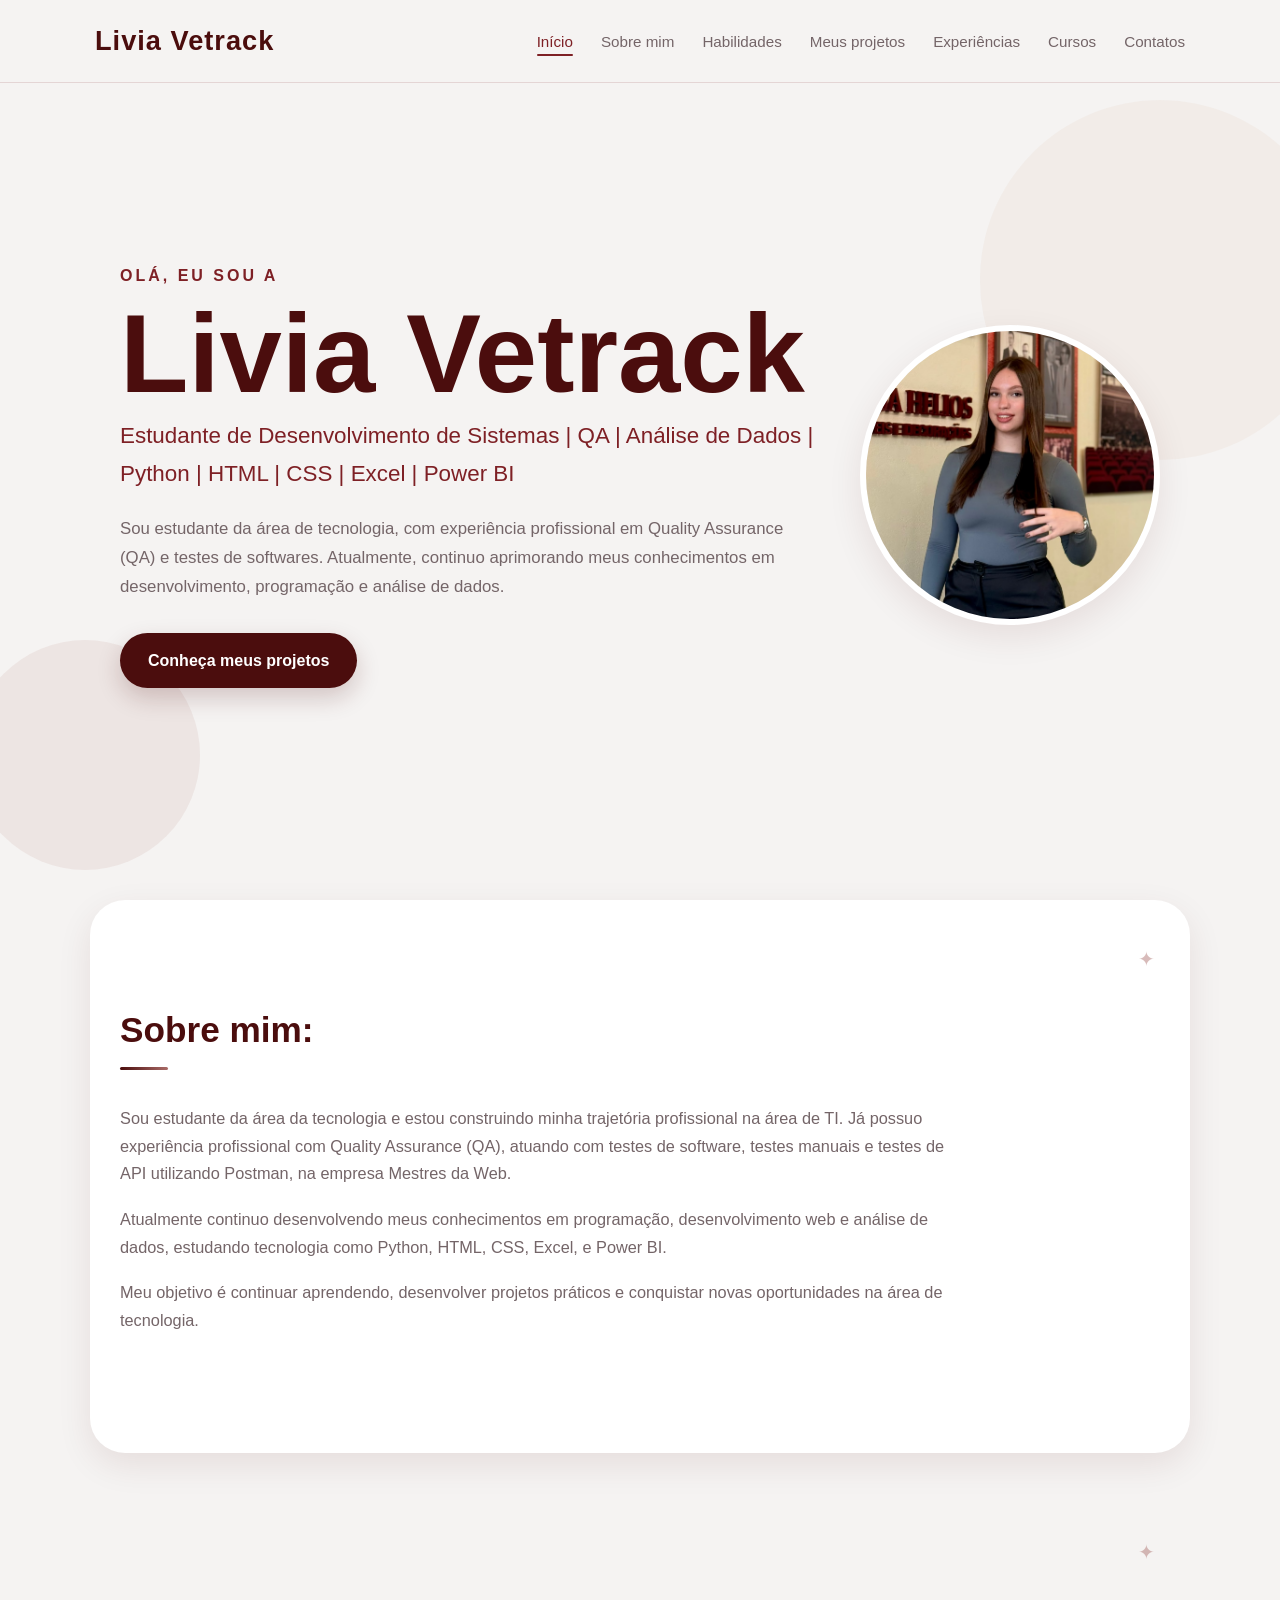
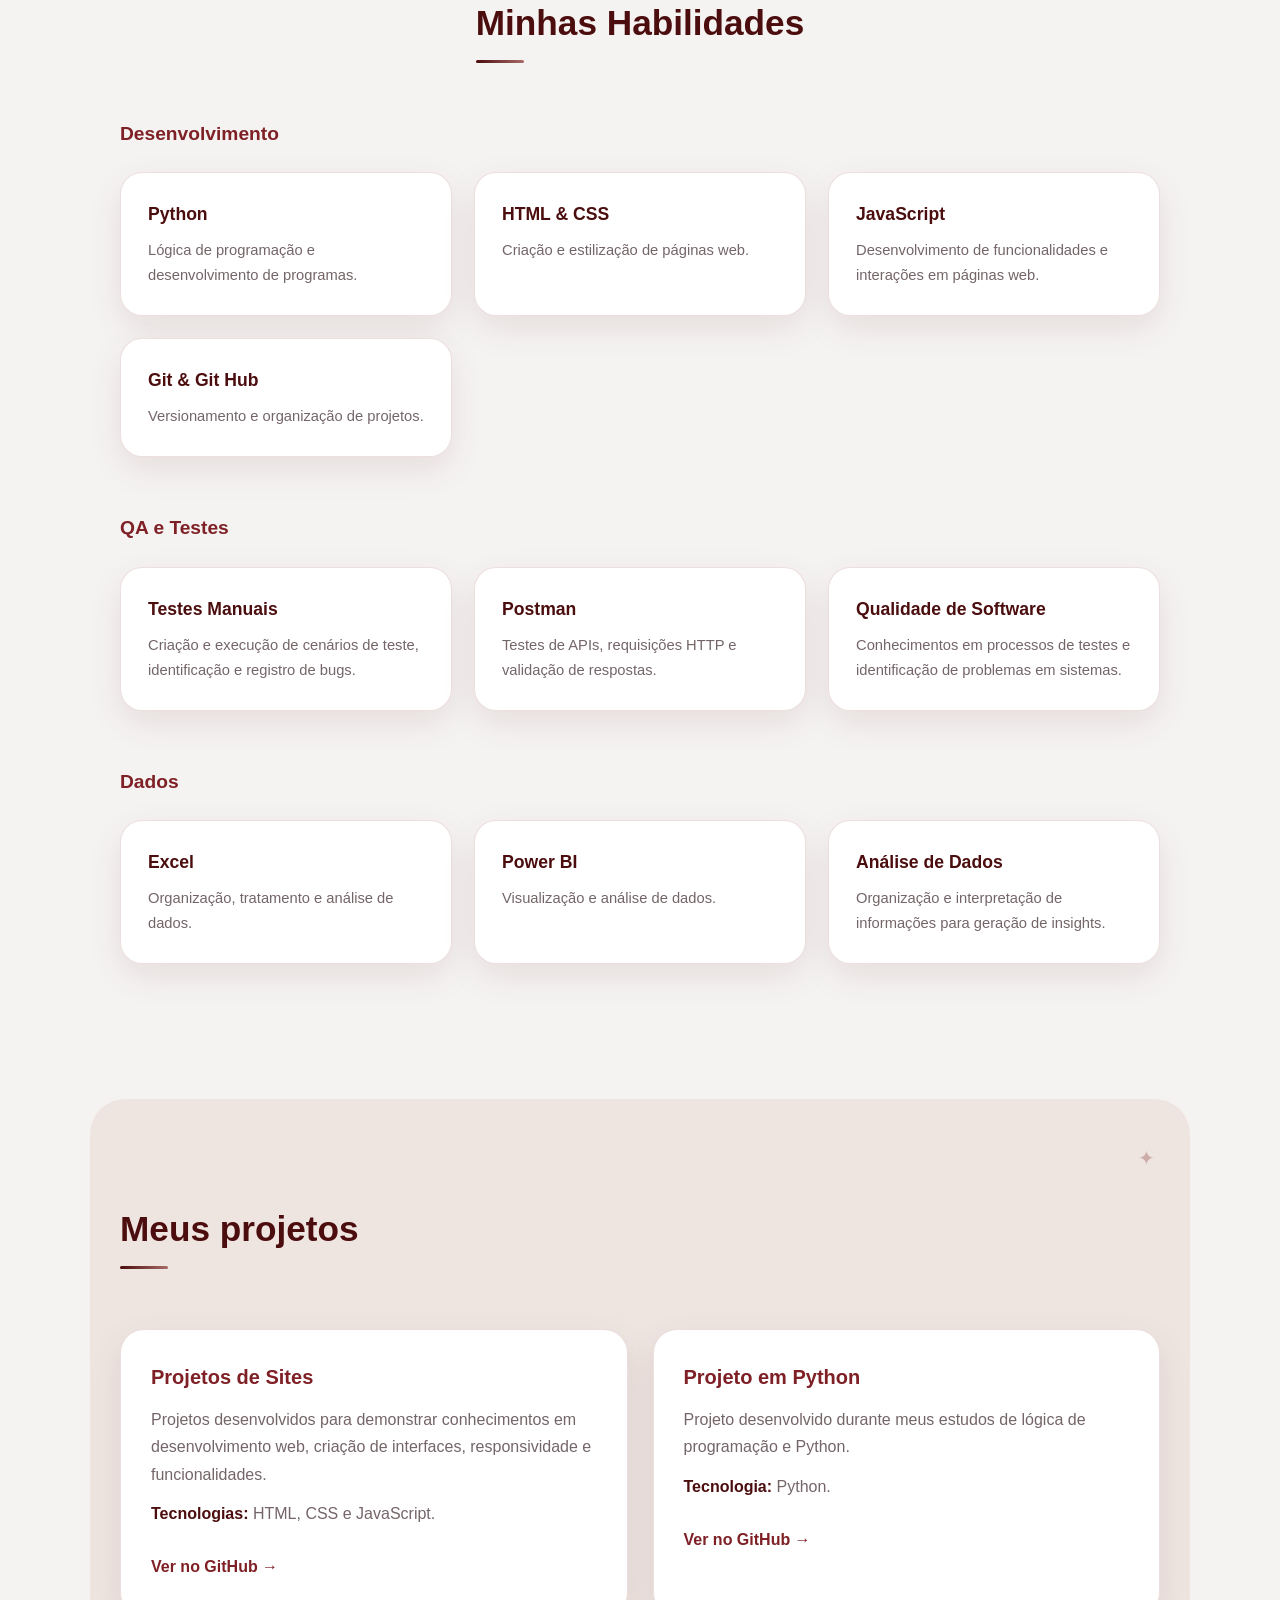
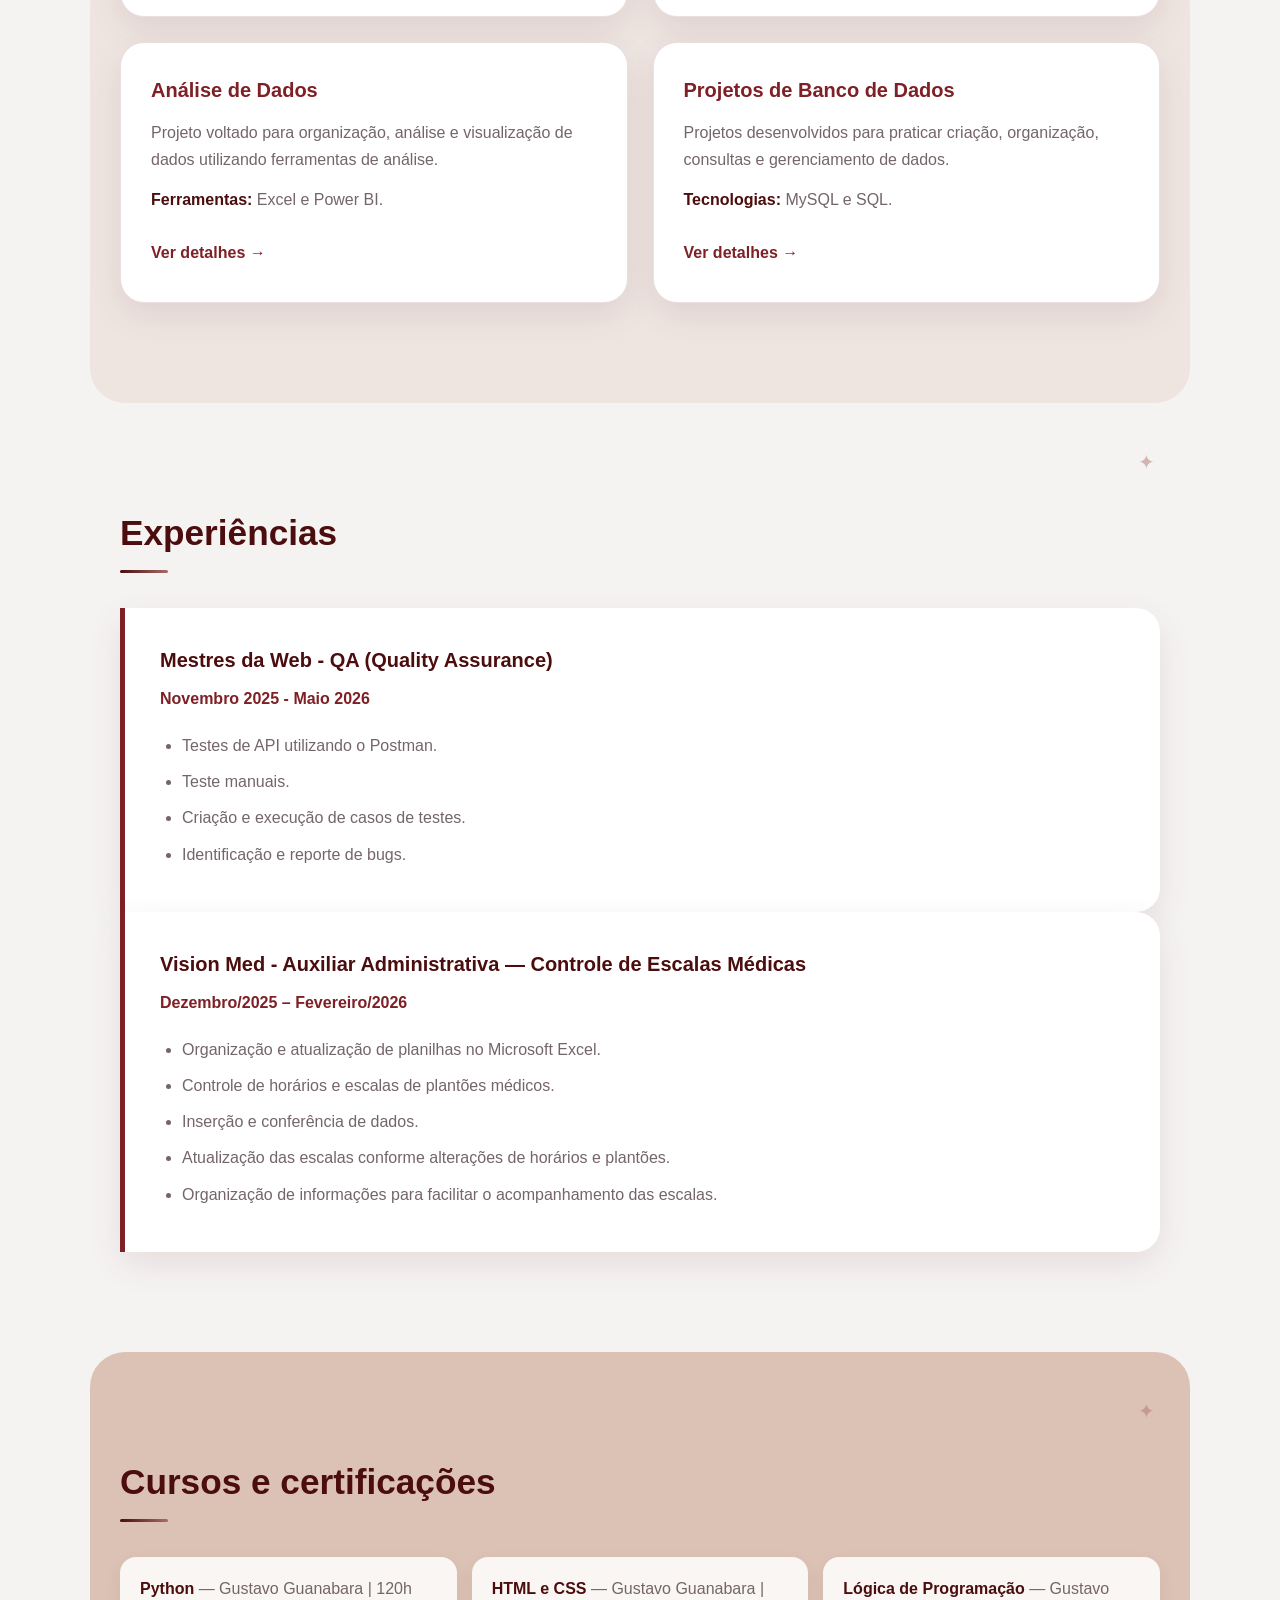
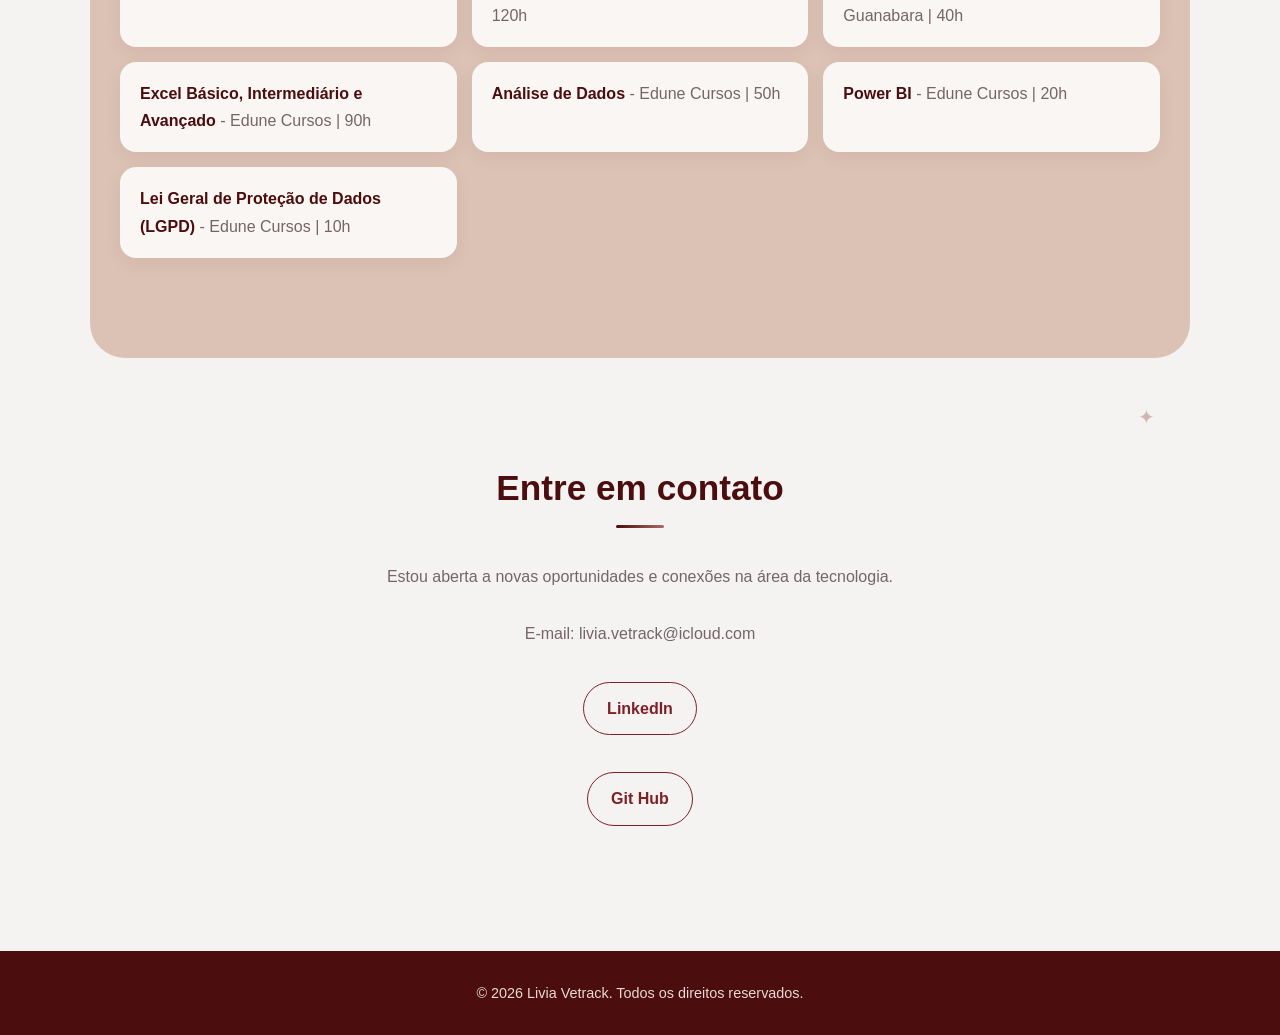
<file: index.html>
<!DOCTYPE html>
<html lang="pt-br">

<head>
    <meta charset="UTF-8">
    <meta name="viewport" content="width=device-width, initial-scale=1.0">
    <meta name="theme-color" content="#4b0d0d">

    <title>Livia Vetrack | Portifólio</title>

    <meta name="description" content="Portifólio de Livia Vetrack — estudante de tecnologia com experiência em QA, testes de software e análise de dados (Python, HTML, CSS, Excel e Power BI).">

    <!-- Compartilhamento em redes sociais -->
    <meta property="og:title" content="Livia Vetrack | Portifólio">
    <meta property="og:description" content="Estudante de Desenvolvimento de Sistemas | QA | Análise de Dados | Python | HTML | CSS | Excel | Power BI">
    <meta property="og:type" content="website">

    <link rel="icon" type="image/png" href="imagem/favicon-32x32.png">
    <link rel="apple-touch-icon" href="apple-touch-icon.png">

    <link rel="stylesheet" href="style.css">
</head>

<body>

    <!-- Link de acessibilidade para pular direto ao conteúdo -->
    <a href="#inicio" class="pular-conteudo">Pular para o conteúdo</a>

    <!-- Cabeçalho -->
    <header>
        <nav aria-label="Menu principal">
            <h1><a href="#inicio">Livia Vetrack</a></h1>

            <!-- Botão hambúrguer (aparece só em tablet e celular) -->
            <button class="menu-toggle" type="button" aria-label="Abrir menu" aria-expanded="false" aria-controls="menu-principal">
                <span></span>
                <span></span>
                <span></span>
            </button>

            <ul id="menu-principal">
                <li><a href="#inicio">Início</a></li>
                <li><a href="#sobre">Sobre mim</a></li>
                <li><a href="#habilidades">Habilidades</a></li>
                <li><a href="#projetos">Meus projetos</a></li>
                <li><a href="#experiencia">Experiências</a></li>
                <li><a href="#cursos">Cursos</a></li>
                <li><a href="#contato">Contatos</a></li>
            </ul>
        </nav>
    </header>

    <!-- Início -->
    <main>

        <section id="inicio">
            <div class="hero-texto">
                <p>Olá, eu sou a</p>
                <h2>Livia Vetrack</h2>
                <h3>Estudante de Desenvolvimento de Sistemas | QA | Análise de Dados | Python | HTML | CSS | Excel | Power BI</h3>

                <p>
                    Sou estudante da área de tecnologia, com experiência profissional
                    em Quality Assurance (QA) e testes de softwares. Atualmente,
                    continuo aprimorando meus conhecimentos em desenvolvimento,
                    programação e análise de dados.
                </p>

                <a href="#projetos" class="botao-principal">Conheça meus projetos</a>

            </div>
            <div class="hero-foto">
                <img src="imagem/minha-foto.jpeg" alt="Foto de Livia Vetrack" width="300" height="300" decoding="async" fetchpriority="high">
            </div>
        </section>

        <!-- Sobre mim -->
        <section id="sobre">

            <h2>Sobre mim:</h2>

            <p>
                Sou estudante da área da tecnologia e estou construindo
                minha trajetória profissional na área de TI. Já possuo experiência profissional
                com Quality Assurance (QA), atuando com testes de software,
                testes manuais e testes de API utilizando Postman, na empresa Mestres da Web.
            </p>

            <p>
                Atualmente continuo desenvolvendo meus conhecimentos em
                programação, desenvolvimento web e análise de dados, estudando
                tecnologia como Python, HTML, CSS, Excel, e Power BI.
            </p>

            <p>
                Meu objetivo é continuar aprendendo, desenvolver projetos
                práticos e conquistar novas oportunidades na área de tecnologia.
            </p>
        </section>

        <!-- Habilidades -->
        <section id="habilidades">

            <h2>Minhas Habilidades</h2>

            <!-- Desenvolvimento -->

            <div>

                <h3>Desenvolvimento</h3>

                <div>
                    <h4>Python</h4>
                    <p>Lógica de programação e desenvolvimento de programas.</p>
                </div>

                <div>
                    <h4>HTML & CSS</h4>
                    <p>Criação e estilização de páginas web.</p>
                </div>

                <div>
                    <h4>JavaScript</h4>
                    <p>
                        Desenvolvimento de funcionalidades e interações
                        em páginas web.
                    </p>
                </div>

                <div>
                    <h4>Git & Git Hub</h4>
                    <p>Versionamento e organização de projetos.</p>
                </div>

            </div>

            <!-- QA -->
            <div>

                <h3>QA e Testes</h3>

                <div>
                    <h4>Testes Manuais</h4>
                    <p>
                        Criação e execução de cenários de teste,
                        identificação e registro de bugs.
                    </p>
                </div>

                <div>
                    <h4>Postman</h4>
                    <p>
                        Testes de APIs, requisições HTTP e validação
                        de respostas.
                    </p>
                </div>

                <div>
                    <h4>Qualidade de Software</h4>
                    <p>
                        Conhecimentos em processos de testes e
                        identificação de problemas em sistemas.
                    </p>
                </div>

            </div>

            <!-- Dados -->
            <div>

                <h3>Dados</h3>
                <div>
                    <h4>Excel</h4>
                    <p>Organização, tratamento e análise de dados.</p>
                </div>

                <div>
                    <h4>Power BI</h4>
                    <p>
                        Visualização e análise de dados.
                    </p>
                </div>

                <div>
                    <h4>Análise de Dados</h4>
                    <p>
                        Organização e interpretação de informações
                        para geração de insights.
                    </p>
                </div>

            </div>
        </section>

        <!-- Projetos -->

        <section id="projetos">
            <h2>Meus projetos</h2>

            <!-- Projeto 1 -->

            <article>

                <h3>Projetos de Sites</h3>

                <p>
                    Projetos desenvolvidos para demonstrar conhecimentos em desenvolvimento web, criação de interfaces, responsividade e funcionalidades.
                </p>

                <p>
                    <strong>Tecnologias:</strong>
                    HTML, CSS e JavaScript.
                </p>

                <a href="https://github.com/vetrack666/html-css" target="_blank" rel="noopener noreferrer">Ver no GitHub →</a>

            </article>

            <!-- Projeto 2 -->
            <article>
                <h3>Projeto em Python</h3>
                <p>
                    Projeto desenvolvido durante meus estudos de lógica de programação e Python.
                </p>
                <p>
                    <strong>Tecnologia:</strong>
                    Python.
                </p>
                <a href="https://github.com/vetrack666/SalaDeAula" target="_blank" rel="noopener noreferrer">Ver no GitHub →</a>

            </article>


            <!-- Projeto 3 -->

            <article>
                <h3>Análise de Dados</h3>
                <p>
                    Projeto voltado para organização, análise e visualização de dados utilizando ferramentas de análise.
                </p>
                <p>
                    <strong>Ferramentas:</strong>
                    Excel e Power BI.
                </p>
                <a href="https://github.com/vetrack666/analisededados" target="_blank" rel="noopener noreferrer">Ver detalhes →</a>

            </article>

            <!-- Projeto 4 -->
            <article>
                <h3>Projetos de Banco de Dados</h3>
                <p>
                    Projetos desenvolvidos para praticar criação, organização, consultas e gerenciamento de dados.
                </p>
                <p>
                    <strong>Tecnologias:</strong>
                    MySQL e SQL.
                </p>
                <a href="https://github.com/vetrack666/bancodedados" target="_blank" rel="noopener noreferrer">Ver detalhes →</a>

            </article>
        </section>
        <!-- ==================== EXPERIÊNCIA ==================== -->
        <section id="experiencia">

            <h2>Experiências</h2>

            <article>
                <h3>Mestres da Web - QA (Quality Assurance)</h3>
                <p>
                    <strong>Novembro 2025 - Maio 2026</strong>
                </p>
                <ul>
                    <li>
                        Testes de API utilizando o Postman.
                    </li>

                    <li>
                        Teste manuais.
                    </li>

                    <li>
                        Criação e execução de casos de testes.
                    </li>

                    <li>
                        Identificação e reporte de bugs.
                    </li>

                </ul>
            </article>

            <article>
                <h3>Vision Med - Auxiliar Administrativa — Controle de Escalas Médicas</h3>
                <p>
                    <strong>Dezembro/2025 – Fevereiro/2026</strong>
                </p>
                <ul>
                    <li>
                        Organização e atualização de planilhas no Microsoft Excel.
                    </li>

                    <li>
                        Controle de horários e escalas de plantões médicos.
                    </li>

                    <li>
                        Inserção e conferência de dados.
                    </li>

                    <li>
                        Atualização das escalas conforme alterações de horários e plantões.
                    </li>

                    <li>
                        Organização de informações para facilitar o acompanhamento das escalas.
                    </li>

                </ul>
            </article>
        </section>

        <!-- ==================== CURSOS ==================== -->

        <section id="cursos">
            <h2>Cursos e certificações</h2>
            <ul>
                <li>
                    <strong>Python</strong> — Gustavo Guanabara | 120h
                </li>

                <li>
                    <strong>HTML e CSS</strong> — Gustavo Guanabara | 120h
                </li>

                <li>
                    <strong>Lógica de Programação</strong> — Gustavo Guanabara | 40h
                </li>

                <li>
                    <strong>Excel Básico, Intermediário e Avançado</strong> - Edune Cursos | 90h
                </li>

                <li>
                    <strong>Análise de Dados</strong> - Edune Cursos | 50h
                </li>

                <li>
                    <strong>Power BI</strong> - Edune Cursos | 20h
                </li>

                <li>
                    <strong>Lei Geral de Proteção de Dados (LGPD)</strong> - Edune Cursos | 10h
                </li>

            </ul>
        </section>

        <section id="contato">

            <h2>Entre em contato</h2>

            <p>
                Estou aberta a novas oportunidades e conexões
                na área da tecnologia.
            </p>

            <p>
                E-mail: <a href="mailto:livia.vetrack@icloud.com">livia.vetrack@icloud.com</a>
            </p>

            <a href="https://www.linkedin.com/in/liviavetrack/" target="_blank" rel="noopener noreferrer">
                LinkedIn
            </a>

            <br><br>

            <a href="https://github.com/vetrack666" target="_blank" rel="noopener noreferrer">
                Git Hub
            </a>
        </section>
    </main>

    <!-- Rodapé -->

    <footer>

        <p>
            © 2026 Livia Vetrack. Todos os direitos reservados.
        </p>
    </footer>

    <script src="script.js"></script>

</body>
</html>
</file>
<file: style.css>
/* =========================================================
   RESET E CONFIGURAÇÕES GERAIS
========================================================= */

* {
    margin: 0;
    padding: 0;
    box-sizing: border-box;
}

html {
    scroll-behavior: smooth;
    scroll-padding-top: 100px;
    -webkit-text-size-adjust: 100%;
    text-size-adjust: 100%;
}

body {
    font-family: "Segoe UI", Arial, sans-serif;
    background: #f5f3f2;
    color: #321f21;
    line-height: 1.7;
    overflow-x: hidden;
}

img {
    max-width: 100%;
}


/* =========================================================
   PALETA DE CORES
========================================================= */

:root {
    --vinho-escuro: #4b0d0d;
    --vinho: #7e2025;
    --rose: #a96b67;
    --bege: #dcc2b4;

    --fundo: #f5f3f2;
    --branco: #ffffff;

    --texto: #321f21;
    --texto-suave: #746568;

    --borda: rgba(126, 32, 37, 0.14);

    --sombra: 0 12px 35px rgba(75, 13, 13, 0.09);

    --transicao: 0.3s ease;
}


/* =========================================================
   SELEÇÃO DE TEXTO
========================================================= */

::selection {
    background: var(--vinho);
    color: var(--branco);
}


/* =========================================================
   ACESSIBILIDADE — LINK "PULAR PARA O CONTEÚDO"
========================================================= */

.pular-conteudo {
    position: absolute;
    top: -60px;
    left: 10px;
    background: var(--vinho-escuro);
    color: var(--branco);
    padding: 12px 18px;
    border-radius: 8px;
    z-index: 2000;
    transition: top var(--transicao);
}

.pular-conteudo:focus {
    top: 10px;
}


/* =========================================================
   LINKS
========================================================= */

a {
    color: inherit;
    text-decoration: none;
}

a:focus-visible,
button:focus-visible {
    outline: 3px solid var(--vinho);
    outline-offset: 3px;
}


/* =========================================================
   CABEÇALHO
========================================================= */

header {
    position: fixed;
    top: 0;
    left: 0;
    width: 100%;
    background: rgba(245, 243, 242, 0.95);
    backdrop-filter: blur(14px);
    -webkit-backdrop-filter: blur(14px);
    border-bottom: 1px solid var(--borda);
    z-index: 1000;
}

nav {
    width: 100%;
    max-width: 1150px;
    margin: 0 auto;
    padding: 18px 30px;
    display: flex;
    align-items: center;
    justify-content: space-between;
    gap: 30px;
}

nav h1 {
    font-size: 1.7rem;
    font-weight: 700;
    color: var(--vinho-escuro);
    letter-spacing: 1px;
    white-space: nowrap;
}

nav ul {
    display: flex;
    align-items: center;
    gap: 28px;
    list-style: none;
}

nav ul li a {
    position: relative;
    color: var(--texto-suave);
    font-size: 0.95rem;
    font-weight: 500;
    transition: var(--transicao);
}

nav ul li a:hover {
    color: var(--vinho);
}

nav ul li a::after {
    content: "";
    position: absolute;
    left: 0;
    bottom: -6px;
    width: 0;
    height: 2px;
    border-radius: 10px;
    background: var(--vinho);
    transition: var(--transicao);
}

nav ul li a:hover::after,
nav ul li a.ativo::after {
    width: 100%;
}

nav ul li a.ativo {
    color: var(--vinho);
}


/* Botão hambúrguer — escondido no desktop */

.menu-toggle {
    display: none;
    flex-direction: column;
    justify-content: center;
    align-items: center;
    gap: 5px;
    width: 44px;
    height: 44px;
    padding: 0;
    border: 1px solid var(--borda);
    border-radius: 12px;
    background: var(--branco);
    cursor: pointer;
    flex-shrink: 0;
    -webkit-tap-highlight-color: transparent;
}

.menu-toggle span {
    display: block;
    width: 22px;
    height: 2px;
    border-radius: 2px;
    background: var(--vinho-escuro);
    transition: transform 0.3s ease, opacity 0.2s ease;
}

/* Vira um "X" quando o menu está aberto */

.menu-toggle[aria-expanded="true"] span:nth-child(1) {
    transform: translateY(7px) rotate(45deg);
}

.menu-toggle[aria-expanded="true"] span:nth-child(2) {
    opacity: 0;
}

.menu-toggle[aria-expanded="true"] span:nth-child(3) {
    transform: translateY(-7px) rotate(-45deg);
}


/* =========================================================
   ESTRUTURA DAS SEÇÕES
========================================================= */

main {
    width: 100%;
    overflow: hidden;
}

section {
    position: relative;
    width: min(1100px, calc(100% - 40px));
    margin: 0 auto;
    padding: 100px 30px;
}

section h2 {
    position: relative;
    display: inline-block;
    margin-bottom: 45px;
    font-size: 2.2rem;
    color: var(--vinho-escuro);
}

section h2::after {
    content: "";
    position: absolute;
    left: 0;
    bottom: -10px;
    width: 48px;
    height: 3px;
    border-radius: 10px;
    background: linear-gradient(90deg, var(--vinho-escuro), var(--rose));
}


/* =========================================================
   INÍCIO
========================================================= */

#inicio {
    min-height: 100vh;
    min-height: 100svh;
    display: flex;
    align-items: center;
    justify-content: space-between;
    gap: 30px;
    padding-top: 150px;
    position: relative;
}

/* Círculo decorativo superior */

#inicio::before {
    content: "";
    position: absolute;
    width: 360px;
    height: 360px;
    border-radius: 50%;
    background: rgba(220, 194, 180, 0.35);
    top: 100px;
    right: -150px;
    z-index: -1;
}

/* Círculo decorativo inferior */

#inicio::after {
    content: "";
    position: absolute;
    width: 230px;
    height: 230px;
    border-radius: 50%;
    background: rgba(169, 107, 103, 0.10);
    bottom: 30px;
    left: -120px;
    z-index: -1;
}

.hero-texto {
    flex: 1;
    min-width: 0;
    max-width: 760px;
}

.hero-foto {
    --foto: 300px;
    flex-shrink: 0;
}

.hero-foto img {
    display: block;
    width: var(--foto);
    height: var(--foto);
    object-fit: cover;
    border-radius: 50%;
    border: 6px solid var(--branco);
    box-shadow: var(--sombra);
    /* Se a foto não carregar, aparece um círculo bege (e o texto alternativo) */
    background: var(--bege);
    color: var(--vinho-escuro);
    font-size: 0.85rem;
    text-align: center;
}

#inicio p:first-child {
    color: var(--vinho);
    font-weight: 600;
    letter-spacing: 3px;
    text-transform: uppercase;
    margin-bottom: 12px;
}

#inicio h2 {
    margin-bottom: 10px;
    font-size: clamp(3rem, 9vw, 7rem);
    line-height: 0.95;
    color: var(--vinho-escuro);
    overflow-wrap: break-word;
}

#inicio h2::after {
    display: none;
}

#inicio h3 {
    margin-bottom: 22px;
    font-size: 1.4rem;
    font-weight: 500;
    color: var(--vinho);
}

#inicio p:not(:first-child) {
    max-width: 680px;
    margin-bottom: 32px;
    color: var(--texto-suave);
    font-size: 1.05rem;
}


/* =========================================================
   BOTÃO PRINCIPAL
========================================================= */

.botao-principal {
    display: inline-block;
    padding: 14px 28px;
    border-radius: 30px;
    background: var(--vinho-escuro);
    color: var(--branco);
    font-weight: 600;
    box-shadow: 0 10px 25px rgba(75, 13, 13, 0.20);
    transition: var(--transicao);
}


/* =========================================================
   SOBRE MIM
========================================================= */

#sobre {
    background: var(--branco);
    border-radius: 35px;
    margin-bottom: 40px;
    box-shadow: var(--sombra);
}

#sobre p {
    max-width: 850px;
    margin-bottom: 18px;
    color: var(--texto-suave);
    font-size: 1.02rem;
}


/* =========================================================
   HABILIDADES
========================================================= */

#habilidades {
    text-align: center;
}

#habilidades h2 {
    text-align: left;
}

#habilidades > div {
    display: grid;
    /* min(100%, 260px) evita estourar a largura em telas muito estreitas */
    grid-template-columns: repeat(auto-fit, minmax(min(100%, 260px), 1fr));
    gap: 22px;
    margin-bottom: 35px;
}

/* Títulos das categorias */

#habilidades > div > h3 {
    grid-column: 1 / -1;
    text-align: left;
    margin-top: 20px;
    color: var(--vinho);
    font-size: 1.2rem;
    font-weight: 600;
}

/* Cards */

#habilidades > div > div {
    padding: 27px;
    background: var(--branco);
    border: 1px solid var(--borda);
    border-radius: 22px;
    text-align: left;
    box-shadow: var(--sombra);
    transition: var(--transicao);
}

#habilidades h4 {
    margin-bottom: 8px;
    color: var(--vinho-escuro);
    font-size: 1.1rem;
}

#habilidades p {
    color: var(--texto-suave);
    font-size: 0.92rem;
}


/* =========================================================
   PROJETOS
========================================================= */

#projetos {
    background: #eee5e1;
    border-radius: 35px;
    display: grid;
    grid-template-columns: repeat(2, minmax(0, 1fr));
    gap: 25px;
}

#projetos h2 {
    grid-column: 1 / -1;
    width: fit-content;
}

#projetos > article {
    width: 100%;
    padding: 30px;
    background: var(--branco);
    border-radius: 24px;
    border: 1px solid var(--borda);
    box-shadow: var(--sombra);
    transition: var(--transicao);
}

#projetos article h3 {
    margin-bottom: 12px;
    color: var(--vinho);
    font-size: 1.25rem;
}

#projetos article p {
    margin-bottom: 12px;
    color: var(--texto-suave);
}

#projetos article strong {
    color: var(--vinho-escuro);
}

#projetos article a {
    display: inline-block;
    margin-top: 8px;
    padding: 6px 0;
    color: var(--vinho);
    font-weight: 600;
    transition: var(--transicao);
}


/* =========================================================
   EXPERIÊNCIA
========================================================= */

#experiencia article {
    padding: 35px;
    background: var(--branco);
    border-left: 5px solid var(--vinho);
    border-radius: 0 24px 24px 0;
    box-shadow: var(--sombra);
}

#experiencia article h3 {
    margin-bottom: 8px;
    color: var(--vinho-escuro);
    font-size: 1.25rem;
}

#experiencia article p {
    color: var(--vinho);
    font-weight: 600;
    margin-bottom: 20px;
}

#experiencia ul {
    padding-left: 22px;
    color: var(--texto-suave);
}

#experiencia li {
    margin-bottom: 9px;
}


/* =========================================================
   CURSOS
========================================================= */

#cursos {
    background: var(--bege);
    border-radius: 35px;
}

#cursos h2 {
    color: var(--vinho-escuro);
}

#cursos ul {
    display: grid;
    grid-template-columns: repeat(auto-fit, minmax(min(100%, 280px), 1fr));
    gap: 15px;
    list-style: none;
}

#cursos li {
    padding: 18px 20px;
    background: rgba(255, 255, 255, 0.85);
    border-radius: 16px;
    color: var(--texto-suave);
    box-shadow: 0 6px 18px rgba(75, 13, 13, 0.06);
    transition: var(--transicao);
}

#cursos strong {
    color: var(--vinho-escuro);
}


/* =========================================================
   CONTATO
========================================================= */

#contato {
    text-align: center;
    padding-bottom: 120px;
}

#contato h2::after {
    left: 50%;
    transform: translateX(-50%);
}

#contato p {
    max-width: 600px;
    margin: 0 auto 30px;
    color: var(--texto-suave);
    overflow-wrap: anywhere;
}

#contato > a {
    display: inline-block;
    margin: 5px;
    padding: 12px 23px;
    border: 1px solid var(--vinho);
    border-radius: 30px;
    color: var(--vinho);
    font-weight: 600;
    transition: var(--transicao);
}


/* =========================================================
   RODAPÉ
========================================================= */

footer {
    padding: 30px;
    text-align: center;
    background: var(--vinho-escuro);
    color: #ead9d4;
    font-size: 0.9rem;
}


/* =========================================================
   DETALHES DECORATIVOS
========================================================= */

section::before {
    content: "✦";
    position: absolute;
    top: 42px;
    right: 35px;
    color: var(--rose);
    opacity: 0.45;
    font-size: 1.25rem;
    pointer-events: none;
}


/* =========================================================
   ANIMAÇÕES DO JAVASCRIPT
========================================================= */

section {
    opacity: 0;
    transform: translateY(30px);
    transition: opacity 0.7s ease, transform 0.7s ease;
}

section.visivel {
    opacity: 1;
    transform: translateY(0);
}


/* =========================================================
   BOTÃO VOLTAR AO TOPO
========================================================= */

#botaoTopo {
    position: fixed;
    right: 25px;
    bottom: 25px;
    width: 48px;
    height: 48px;
    border: none;
    border-radius: 50%;
    background: var(--vinho-escuro);
    color: var(--branco);
    font-size: 1.4rem;
    font-weight: bold;
    cursor: pointer;
    opacity: 0;
    visibility: hidden;
    transform: translateY(15px);
    transition: var(--transicao);
    box-shadow: 0 8px 25px rgba(75, 13, 13, 0.25);
    z-index: 999;
}

#botaoTopo.mostrar {
    opacity: 1;
    visibility: visible;
    transform: translateY(0);
}


/* =========================================================
   EFEITOS DE HOVER
   Só em dispositivos com mouse. No celular o "hover" fica
   preso depois do toque, então ele é desligado lá.
========================================================= */

@media (hover: hover) {

    .botao-principal:hover {
        background: var(--vinho);
        transform: translateY(-4px);
        box-shadow: 0 14px 30px rgba(75, 13, 13, 0.25);
    }

    #habilidades > div > div:hover {
        transform: translateY(-7px);
        border-color: rgba(126, 32, 37, 0.30);
        box-shadow: 0 18px 40px rgba(75, 13, 13, 0.13);
    }

    #projetos > article:hover {
        transform: translateY(-7px);
        box-shadow: 0 18px 40px rgba(75, 13, 13, 0.14);
    }

    #projetos article a:hover {
        color: var(--vinho-escuro);
        transform: translateX(4px);
    }

    #cursos li:hover {
        transform: translateX(5px);
        background: var(--branco);
        box-shadow: var(--sombra);
    }

    #contato > a:hover {
        background: var(--vinho);
        color: var(--branco);
        transform: translateY(-3px);
    }

    #botaoTopo:hover {
        background: var(--vinho);
        transform: translateY(-4px);
    }

    .menu-toggle:hover {
        border-color: var(--vinho);
    }
}


/* =========================================================
   RESPONSIVIDADE — TABLET E CELULAR (MENU HAMBÚRGUER)
========================================================= */

@media (max-width: 900px) {

    html {
        scroll-padding-top: 80px;
    }

    /* CABEÇALHO */

    nav {
        padding: 12px 20px;
        gap: 16px;
    }

    nav h1 {
        font-size: 1.4rem;
    }

    .menu-toggle {
        display: flex;
    }

    /* Menu vira uma lista que desce do cabeçalho */

    nav ul {
        position: absolute;
        top: 100%;
        left: 0;
        right: 0;
        flex-direction: column;
        align-items: stretch;
        gap: 0;
        padding: 6px 20px 14px;
        background: rgba(245, 243, 242, 0.98);
        border-bottom: 1px solid var(--borda);
        box-shadow: var(--sombra);
        max-height: calc(100vh - 64px);
        max-height: calc(100dvh - 64px);
        overflow-y: auto;
        opacity: 0;
        visibility: hidden;
        transform: translateY(-8px);
        transition: opacity 0.25s ease, transform 0.25s ease, visibility 0.25s;
    }

    nav.menu-aberto ul {
        opacity: 1;
        visibility: visible;
        transform: translateY(0);
    }

    nav ul li a {
        display: block;
        padding: 14px 4px;
        font-size: 1rem;
        border-bottom: 1px solid var(--borda);
    }

    nav ul li:last-child a {
        border-bottom: none;
    }

    nav ul li a::after {
        display: none;
    }

    nav ul li a.ativo {
        color: var(--vinho);
        font-weight: 700;
    }

    /* SEÇÕES */

    section {
        width: min(100% - 30px, 900px);
        padding: 85px 25px;
    }

    /* INÍCIO: foto em cima, texto embaixo, tudo centralizado */

    #inicio {
        flex-direction: column-reverse;
        justify-content: center;
        align-items: center;
        min-height: auto;
        gap: 36px;
        padding-top: 120px;
        padding-bottom: 90px;
        text-align: center;
    }

    .hero-texto {
        max-width: 100%;
    }

    .hero-foto {
        --foto: clamp(170px, 50vw, 240px);
    }

    #inicio p:not(:first-child) {
        margin-left: auto;
        margin-right: auto;
    }

    /* PROJETOS */

    #projetos {
        grid-template-columns: 1fr;
    }

    #projetos h2 {
        grid-column: 1;
    }
}


/* =========================================================
   RESPONSIVIDADE — CELULAR
========================================================= */

@media (max-width: 650px) {

    nav h1 {
        font-size: 1.3rem;
        letter-spacing: 0.5px;
    }

    /* SEÇÕES */

    section {
        width: calc(100% - 24px);
        padding: 64px 18px;
    }

    section h2 {
        font-size: 1.8rem;
        margin-bottom: 38px;
    }

    section::before {
        top: 28px;
        right: 20px;
        font-size: 1rem;
    }

    /* INÍCIO */

    #inicio {
        padding-top: 105px;
        padding-bottom: 80px;
        gap: 30px;
    }

    .hero-foto {
        --foto: clamp(160px, 52vw, 210px);
    }

    .hero-foto img {
        border-width: 5px;
    }

    #inicio h2 {
        font-size: clamp(2.6rem, 14vw, 4.2rem);
    }

    #inicio h3 {
        font-size: 1.05rem;
    }

    #inicio p:first-child {
        font-size: 0.78rem;
        letter-spacing: 2px;
    }

    #inicio p:not(:first-child) {
        font-size: 0.98rem;
    }

    .botao-principal {
        padding: 13px 23px;
        font-size: 0.95rem;
    }

    /* SOBRE */

    #sobre {
        border-radius: 25px;
    }

    #sobre p {
        font-size: 0.98rem;
    }

    /* HABILIDADES */

    #habilidades > div {
        grid-template-columns: 1fr;
        gap: 16px;
    }

    #habilidades > div > div {
        padding: 22px;
    }

    /* PROJETOS */

    #projetos {
        gap: 18px;
        border-radius: 25px;
    }

    #projetos > article {
        padding: 23px;
    }

    /* EXPERIÊNCIA */

    #experiencia article {
        padding: 25px 20px;
        border-left-width: 4px;
        border-radius: 0 18px 18px 0;
    }

    /* CURSOS */

    #cursos {
        border-radius: 25px;
    }

    #cursos ul {
        grid-template-columns: 1fr;
        gap: 12px;
    }

    #cursos li {
        padding: 16px;
    }

    /* CONTATO */

    #contato {
        padding-bottom: 100px;
    }

    #contato > a {
        display: block;
        width: min(100%, 280px);
        margin: 10px auto;
    }

    /* DECORAÇÕES */

    #inicio::before {
        width: 220px;
        height: 220px;
        top: 100px;
        right: -100px;
    }

    #inicio::after {
        width: 150px;
        height: 150px;
        left: -80px;
    }

    /* BOTÃO TOPO */

    #botaoTopo {
        width: 44px;
        height: 44px;
        right: 18px;
        bottom: 18px;
        font-size: 1.2rem;
    }
}


/* =========================================================
   CELULARES MUITO PEQUENOS
========================================================= */

@media (max-width: 380px) {

    nav {
        padding: 10px 14px;
    }

    nav h1 {
        font-size: 1.15rem;
    }

    section {
        width: calc(100% - 16px);
        padding-left: 15px;
        padding-right: 15px;
    }

    section h2 {
        font-size: 1.6rem;
    }

    #inicio h2 {
        font-size: 2.5rem;
    }
}


/* =========================================================
   CELULAR NA HORIZONTAL (TELA BAIXA)
========================================================= */

@media (max-height: 500px) and (orientation: landscape) {

    #inicio {
        padding-top: 90px;
        padding-bottom: 60px;
    }
}


/* =========================================================
   ACESSIBILIDADE
========================================================= */

@media (prefers-reduced-motion: reduce) {

    html {
        scroll-behavior: auto;
    }

    *,
    *::before,
    *::after {
        transition-duration: 0.01ms !important;
        animation-duration: 0.01ms !important;
        animation-iteration-count: 1 !important;
    }
}
</file>
